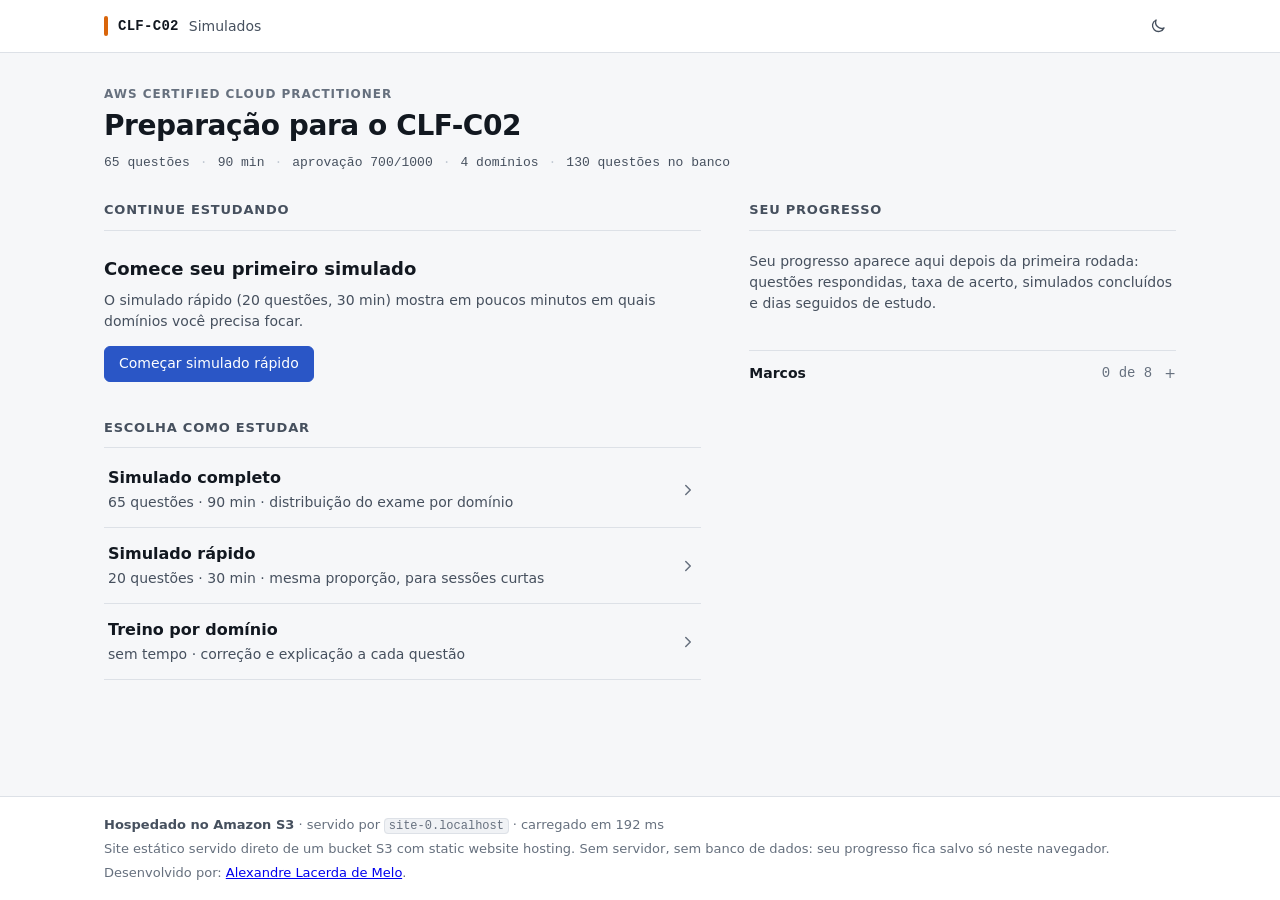
<file: index.html>
<!doctype html>
<html lang="pt-BR">
<head>
  <meta charset="utf-8">
  <meta name="viewport" content="width=device-width, initial-scale=1">
  <title>Simulados CLF-C02</title>
  <meta name="description" content="Preparação para o exame AWS Certified Cloud Practitioner (CLF-C02): simulados no formato da prova, treino por domínio e análise de desempenho.">
  <link rel="icon" href="data:image/svg+xml,%3Csvg xmlns='http://www.w3.org/2000/svg' viewBox='0 0 32 32'%3E%3Crect width='32' height='32' rx='6' fill='%23151a21'/%3E%3Crect x='7' y='20' width='18' height='3' rx='1.5' fill='%23ff9a3c'/%3E%3Cpath d='M9 15l4-6 4 6 4-6' stroke='%23e6e9ee' stroke-width='2.4' fill='none' stroke-linecap='round' stroke-linejoin='round'/%3E%3C/svg%3E">
  <link rel="stylesheet" href="css/style.css?v=20261004">
</head>
<body>
  <a class="skip-link" href="#app">Pular para o conteúdo</a>

  <header class="appbar">
    <div class="appbar-inner">
      <a class="brand" href="#" id="brand-link">
        <span class="brand-mark" aria-hidden="true"></span>
        <span class="brand-code">CLF-C02</span>
        <span class="brand-name">Simulados</span>
      </a>
      <button class="icon-btn" id="theme-toggle" type="button" aria-label="Usar tema escuro">
        <svg class="i-moon" viewBox="0 0 24 24" aria-hidden="true"><path d="M20 14.5A8 8 0 0 1 9.5 4a8 8 0 1 0 10.5 10.5z"/></svg>
        <svg class="i-sun" viewBox="0 0 24 24" aria-hidden="true"><circle cx="12" cy="12" r="4"/><path d="M12 2v2M12 20v2M4.9 4.9l1.4 1.4M17.7 17.7l1.4 1.4M2 12h2M20 12h2M4.9 19.1l1.4-1.4M17.7 6.3l1.4-1.4"/></svg>
      </button>
    </div>
  </header>

  <main id="app" tabindex="-1">
    <!-- ================= INÍCIO ================= -->
    <section class="screen home" id="screen-home" aria-labelledby="home-title">
      <header class="page-head">
        <p class="overline">AWS Certified Cloud Practitioner</p>
        <h1 id="home-title">Preparação para o CLF-C02</h1>
        <p class="facts"><span>65 questões</span><span>90 min</span><span>aprovação 700/1000</span><span>4 domínios</span><span><span id="bank-size">130</span> questões no banco</span></p>
      </header>

      <div class="home-grid">
        <div class="home-main">
          <section class="block" aria-labelledby="continue-title">
            <h2 class="section-title" id="continue-title">Continue estudando</h2>
            <div class="continue" id="continue"></div>
          </section>

          <section class="block" aria-labelledby="modes-title">
            <h2 class="section-title" id="modes-title">Escolha como estudar</h2>
            <ul class="mode-list">
              <li>
                <button class="mode-row" type="button" data-mode="full">
                  <span class="mode-text">
                    <span class="mode-name">Simulado completo</span>
                    <span class="mode-meta">65 questões · 90 min · distribuição do exame por domínio</span>
                  </span>
                  <svg class="chevron" viewBox="0 0 24 24" aria-hidden="true"><path d="M9 6l6 6-6 6"/></svg>
                </button>
              </li>
              <li>
                <button class="mode-row" type="button" data-mode="quick">
                  <span class="mode-text">
                    <span class="mode-name">Simulado rápido</span>
                    <span class="mode-meta">20 questões · 30 min · mesma proporção, para sessões curtas</span>
                  </span>
                  <svg class="chevron" viewBox="0 0 24 24" aria-hidden="true"><path d="M9 6l6 6-6 6"/></svg>
                </button>
              </li>
              <li>
                <details class="mode-train" id="train-details">
                  <summary class="mode-row">
                    <span class="mode-text">
                      <span class="mode-name">Treino por domínio</span>
                      <span class="mode-meta">sem tempo · correção e explicação a cada questão</span>
                    </span>
                    <svg class="chevron" viewBox="0 0 24 24" aria-hidden="true"><path d="M9 6l6 6-6 6"/></svg>
                  </summary>
                  <ul class="domain-list" id="domain-list"></ul>
                </details>
              </li>
            </ul>
          </section>
        </div>

        <aside class="home-side" aria-labelledby="progress-title">
          <h2 class="section-title" id="progress-title">Seu progresso</h2>
          <div id="progress"></div>
          <div id="history"></div>
          <details class="milestones" id="milestones">
            <summary><span>Marcos</span> <span class="count" id="milestone-count"></span></summary>
            <ul class="milestone-list" id="achievements"></ul>
          </details>
        </aside>
      </div>
    </section>

    <!-- ================= QUIZ ================= -->
    <section class="screen quiz" id="screen-quiz" hidden aria-label="Simulado em andamento">
      <div class="quiz-bar">
        <div class="quiz-bar-inner">
          <button class="quiz-exit" id="quiz-exit" type="button" aria-label="Sair para o início (o progresso fica salvo)">
            <svg viewBox="0 0 24 24" aria-hidden="true"><path d="M15 6l-6 6 6 6"/></svg>
            <span>Início</span>
          </button>
          <div class="quiz-title">
            <span class="quiz-mode" id="quiz-mode-label"></span>
            <span class="quiz-counter" id="quiz-counter"></span>
          </div>
          <div class="quiz-time">
            <span class="time-label" id="timer-label">Tempo restante</span>
            <span class="timer" id="timer" role="timer"></span>
          </div>
          <button class="map-toggle" id="map-open" type="button" aria-haspopup="dialog">
            <svg viewBox="0 0 24 24" aria-hidden="true"><path d="M4 4h6v6H4zM14 4h6v6h-6zM4 14h6v6H4zM14 14h6v6h-6z"/></svg>
            <span>Mapa</span>
          </button>
        </div>
        <div class="progress" aria-hidden="true"><div class="progress-bar" id="progress-bar"></div></div>
      </div>

      <div class="quiz-layout">
        <div class="quiz-main">
          <article class="question" id="question" aria-labelledby="q-text">
            <p class="q-meta"><span id="q-number"></span><span class="sep" aria-hidden="true">·</span><span id="q-domain"></span></p>
            <h2 class="q-text" id="q-text"></h2>
            <p class="q-instruction" id="q-hint" aria-live="polite"></p>
            <div class="options" id="options"></div>
            <div class="feedback" id="feedback" hidden aria-live="polite"></div>
          </article>

          <div class="quiz-actions">
            <button class="btn" id="prev-btn" type="button">
              <svg viewBox="0 0 24 24" aria-hidden="true"><path d="M15 6l-6 6 6 6"/></svg><span>Anterior</span>
            </button>
            <button class="btn flag-btn" id="flag-btn" type="button" aria-pressed="false">
              <svg viewBox="0 0 24 24" aria-hidden="true"><path d="M6 3h12v18l-6-4-6 4z"/></svg><span id="flag-label">Marcar</span>
            </button>
            <button class="btn btn-primary" id="next-btn" type="button"><span id="next-label">Próxima</span>
              <svg viewBox="0 0 24 24" aria-hidden="true"><path d="M9 6l6 6-6 6"/></svg>
            </button>
          </div>
          <p class="shortcuts" id="shortcuts"><kbd>1</kbd>–<kbd>5</kbd> escolhem · <kbd>Enter</kbd> avança · <kbd>←</kbd> <kbd>→</kbd> navegam · <kbd>M</kbd> marca</p>
        </div>

        <aside class="quiz-rail" aria-label="Mapa de questões">
          <div class="rail-section">
            <h2 class="rail-title">Questões</h2>
            <dl class="rail-counts" id="rail-counts"></dl>
          </div>
          <div class="qmap" id="rail-map"></div>
          <div class="map-legend" id="rail-legend"></div>
          <button class="btn btn-block" id="finish-btn" type="button">Finalizar simulado</button>
        </aside>
      </div>
    </section>

    <!-- ================= RESULTADO ================= -->
    <section class="screen result" id="screen-result" hidden aria-labelledby="result-title">
      <header class="page-head">
        <p class="overline" id="result-mode"></p>
        <h1 id="result-title">Resultado</h1>
      </header>

      <div class="result-summary">
        <div class="result-score">
          <span class="result-pct" id="r-pct"></span>
          <span class="result-correct" id="r-correct"></span>
        </div>
        <div class="result-verdict" id="r-verdict"></div>
        <div class="result-actions">
          <button class="btn btn-primary" id="retry-btn" type="button">Refazer</button>
          <button class="btn" id="home-btn" type="button">Início</button>
        </div>
      </div>

      <div class="result-grid">
        <section class="block" aria-labelledby="perf-title">
          <h2 class="section-title" id="perf-title">Como você se saiu</h2>
          <dl class="stat-list" id="r-stats"></dl>
        </section>
        <section class="block" aria-labelledby="dom-title">
          <h2 class="section-title" id="dom-title">Desempenho por domínio</h2>
          <div class="domain-perf" id="r-domains"></div>
        </section>
      </div>

      <section class="block advice" aria-labelledby="advice-title">
        <h2 class="section-title" id="advice-title">O que estudar agora</h2>
        <div id="r-advice"></div>
      </section>

      <p class="milestone-line" id="r-milestone" hidden></p>

      <section class="block" aria-labelledby="rev-title">
        <div class="review-head">
          <h2 class="section-title" id="rev-title">Revisão das questões</h2>
          <div class="filters" role="radiogroup" aria-label="Filtrar questões" id="review-filters"></div>
        </div>
        <div class="qmap qmap-review" id="review-map"></div>
        <ol class="review-list" id="review-list"></ol>
      </section>
    </section>
  </main>

  <footer class="footer">
    <div class="footer-inner">
      <p class="host"><span class="host-title" id="host-title">Hospedado no Amazon S3</span> <span id="host-info"></span></p>
      <p class="footer-note">Site estático servido direto de um bucket S3 com static website hosting. Sem servidor, sem banco de dados: seu progresso fica salvo só neste navegador.</p>
      <p class="footer-note"> Desenvolvido por: <a href="https://github.com/AlexandreLacerdaDeMelo" target="_blank" rel="noopener">Alexandre Lacerda de Melo</a>. </p>
    </div>
  </footer>

  <dialog class="drawer" id="map-dialog" aria-labelledby="drawer-title">
    <div class="drawer-head">
      <h2 id="drawer-title">Mapa de questões</h2>
      <button class="icon-btn" type="button" id="map-close" aria-label="Fechar mapa">
        <svg viewBox="0 0 24 24" aria-hidden="true"><path d="M6 6l12 12M18 6L6 18"/></svg>
      </button>
    </div>
    <dl class="rail-counts" id="drawer-counts"></dl>
    <div class="qmap" id="drawer-map"></div>
    <div class="map-legend" id="drawer-legend"></div>
    <button class="btn btn-block" id="finish-btn-2" type="button">Finalizar simulado</button>
  </dialog>

  <dialog class="dialog" id="confirm-dialog" aria-labelledby="dlg-title" aria-describedby="dlg-text">
    <h2 id="dlg-title"></h2>
    <p id="dlg-text"></p>
    <div class="dialog-actions">
      <button class="btn" type="button" data-answer="no">Cancelar</button>
      <button class="btn btn-primary" type="button" data-answer="yes" id="dlg-yes"></button>
    </div>
  </dialog>

  <div class="toast" id="toast" role="status" aria-live="polite"></div>

  <script src="js/questions.js?v=20261004"></script>
  <script src="js/app.js?v=20261004"></script>
</body>
</html>
</file>
<file: css/style.css>
/* =========================================================================
   Simulados CLF-C02 · design system
   Regra: toda cor é um token e existe nos 3 blocos de tema abaixo.
   ========================================================================= */

/* ---------- Tokens: tema claro ---------- */
:root {
  --bg: #f6f7f9;
  --surface: #ffffff;
  --surface-2: #f0f2f5;
  --surface-3: #e6e9ee;
  --border: #dde1e7;
  --border-strong: #c3cad4;
  --text: #121820;
  --text-muted: #46505e;
  --text-subtle: #66707e;
  --primary: #2a56c6;
  --primary-hover: #224aae;
  --primary-soft: #edf2fd;
  --primary-contrast: #ffffff;
  --accent: #d9650b;
  --accent-soft: #fdf1e6;
  --success: #17783a;
  --success-soft: #e9f5ec;
  --error: #c42b2b;
  --error-soft: #fcecec;
  --warning: #9a5a00;
  --focus: #2a56c6;
  --map-answered-bg: #2a56c6;
  --map-answered-fg: #ffffff;
  --scrim: rgb(18 24 32 / .45);
  --shadow-pop: 0 12px 40px rgb(18 24 32 / .18), 0 2px 6px rgb(18 24 32 / .08);
  color-scheme: light;
}

/* ---------- Tokens: tema escuro (preferência do sistema) ---------- */
@media (prefers-color-scheme: dark) {
  :root:not([data-theme="light"]) {
    --bg: #0e1116;
    --surface: #151a21;
    --surface-2: #1b222b;
    --surface-3: #242c37;
    --border: #283039;
    --border-strong: #3a4451;
    --text: #e5e9ee;
    --text-muted: #a4adba;
    --text-subtle: #8a95a5;
    --primary: #7ea4ff;
    --primary-hover: #99b7ff;
    --primary-soft: #18233b;
    --primary-contrast: #0b1424;
    --accent: #ff9a3c;
    --accent-soft: #2e2213;
    --success: #5cc27a;
    --success-soft: #12261a;
    --error: #f27b74;
    --error-soft: #2d1818;
    --warning: #e3a84f;
    --focus: #9db9ff;
    --map-answered-bg: #8fb0ff;
    --map-answered-fg: #0b1424;
    --scrim: rgb(0 0 0 / .6);
    --shadow-pop: 0 16px 48px rgb(0 0 0 / .55), 0 0 0 1px #283039;
    color-scheme: dark;
  }
}

/* ---------- Tokens: tema escuro (escolhido manualmente) ---------- */
:root[data-theme="dark"] {
  --bg: #0e1116;
  --surface: #151a21;
  --surface-2: #1b222b;
  --surface-3: #242c37;
  --border: #283039;
  --border-strong: #3a4451;
  --text: #e5e9ee;
  --text-muted: #a4adba;
  --text-subtle: #8a95a5;
  --primary: #7ea4ff;
  --primary-hover: #99b7ff;
  --primary-soft: #18233b;
  --primary-contrast: #0b1424;
  --accent: #ff9a3c;
  --accent-soft: #2e2213;
  --success: #5cc27a;
  --success-soft: #12261a;
  --error: #f27b74;
  --error-soft: #2d1818;
  --warning: #e3a84f;
  --focus: #9db9ff;
  --map-answered-bg: #8fb0ff;
  --map-answered-fg: #0b1424;
  --scrim: rgb(0 0 0 / .6);
  --shadow-pop: 0 16px 48px rgb(0 0 0 / .55), 0 0 0 1px #283039;
  color-scheme: dark;
}

/* ---------- Escalas (não são cores) ---------- */
:root {
  --font: system-ui, -apple-system, "Segoe UI", Roboto, "Helvetica Neue", Arial, sans-serif;
  --mono: ui-monospace, "Cascadia Mono", "SF Mono", Consolas, "Liberation Mono", monospace;
  --fs-xs: .75rem;   /* 12 */
  --fs-sm: .8125rem; /* 13 */
  --fs-md: .875rem;  /* 14 */
  --fs-base: 1rem;   /* 16 */
  --fs-lg: 1.125rem; /* 18 */
  --fs-xl: 1.375rem; /* 22 */
  --fs-2xl: 1.75rem; /* 28 */
  --radius: 6px;
  --radius-sm: 4px;
  --page: 1120px;
  --gutter: 24px;
  --t-fast: 120ms;
  --t: 160ms;
}

/* ---------- Base ---------- */
*, *::before, *::after { box-sizing: border-box; }
html { -webkit-text-size-adjust: 100%; }
body {
  margin: 0;
  min-height: 100vh;
  display: flex;
  flex-direction: column;
  background: var(--bg);
  color: var(--text);
  font: 400 var(--fs-base)/1.5 var(--font);
  -webkit-font-smoothing: antialiased;
}
h1, h2, h3, p, dl, dd, ol, ul { margin: 0; }
ol, ul { padding: 0; list-style: none; }
button { font: inherit; color: inherit; cursor: pointer; background: none; border: 0; padding: 0; }
svg { flex: none; }
:focus-visible { outline: 2px solid var(--focus); outline-offset: 2px; border-radius: var(--radius-sm); }
[hidden] { display: none !important; }
.sr-only { position: absolute; width: 1px; height: 1px; overflow: hidden; clip: rect(0 0 0 0); white-space: nowrap; }
.mono, code, kbd { font-family: var(--mono); font-variant-numeric: tabular-nums; }
code { font-size: .92em; background: var(--surface-2); border: 1px solid var(--border); padding: 0 .3em; border-radius: var(--radius-sm); }
kbd { font-size: var(--fs-xs); padding: 0 5px; border: 1px solid var(--border-strong); border-bottom-width: 2px; border-radius: var(--radius-sm); color: var(--text-muted); background: var(--surface); }

.skip-link { position: absolute; left: 16px; top: -48px; z-index: 50; background: var(--surface); color: var(--text); padding: 8px 12px; border: 1px solid var(--border-strong); border-radius: var(--radius); }
.skip-link:focus { top: 8px; }

/* ---------- Tipografia utilitária ---------- */
.overline { font-size: var(--fs-xs); font-weight: 600; letter-spacing: .08em; text-transform: uppercase; color: var(--text-subtle); }
.section-title { font-size: var(--fs-sm); font-weight: 600; letter-spacing: .06em; text-transform: uppercase; color: var(--text-muted); padding-bottom: 10px; border-bottom: 1px solid var(--border); margin-bottom: 4px; }
.muted { color: var(--text-muted); }
.subtle { color: var(--text-subtle); }

/* ---------- Botões ---------- */
.btn {
  display: inline-flex; align-items: center; justify-content: center; gap: 6px;
  min-height: 36px; padding: 0 14px;
  font-size: var(--fs-md); font-weight: 500;
  color: var(--text); background: var(--surface);
  border: 1px solid var(--border-strong); border-radius: var(--radius);
  transition: background var(--t-fast), border-color var(--t-fast), color var(--t-fast);
}
.btn svg { width: 16px; height: 16px; fill: none; stroke: currentColor; stroke-width: 2; stroke-linecap: round; stroke-linejoin: round; }
.btn:hover:not(:disabled) { background: var(--surface-2); }
.btn:disabled { opacity: .45; cursor: not-allowed; }
.btn-primary { background: var(--primary); border-color: var(--primary); color: var(--primary-contrast); }
.btn-primary:hover:not(:disabled) { background: var(--primary-hover); border-color: var(--primary-hover); }
a.btn { text-decoration: none; }
.btn-block { width: 100%; }
.btn-link { color: var(--primary); font-size: var(--fs-md); font-weight: 500; text-decoration: underline; text-underline-offset: 3px; }
.btn-link:hover { color: var(--primary-hover); }
.btn-quiet { color: var(--text-subtle); font-size: var(--fs-sm); }
.btn-quiet:hover { color: var(--error); }

.icon-btn { width: 36px; height: 36px; display: grid; place-items: center; border-radius: var(--radius); color: var(--text-muted); }
.icon-btn:hover { background: var(--surface-2); color: var(--text); }
.icon-btn svg { width: 18px; height: 18px; fill: none; stroke: currentColor; stroke-width: 1.8; stroke-linecap: round; stroke-linejoin: round; }

/* ---------- Barra superior ---------- */
.appbar { background: var(--surface); border-bottom: 1px solid var(--border); }
.appbar-inner { max-width: var(--page); margin: 0 auto; padding: 0 var(--gutter); height: 52px; display: flex; align-items: center; justify-content: space-between; }
.brand { display: flex; align-items: center; gap: 10px; color: var(--text); text-decoration: none; }
.brand-mark { width: 4px; height: 20px; border-radius: 2px; background: var(--accent); }
.brand-code { font-family: var(--mono); font-weight: 600; font-size: var(--fs-md); letter-spacing: .02em; }
.brand-name { font-size: var(--fs-md); color: var(--text-muted); }
#theme-toggle .i-sun { display: none; }
:root[data-theme="dark"] #theme-toggle .i-sun { display: block; }
:root[data-theme="dark"] #theme-toggle .i-moon { display: none; }
@media (prefers-color-scheme: dark) {
  :root:not([data-theme="light"]) #theme-toggle .i-sun { display: block; }
  :root:not([data-theme="light"]) #theme-toggle .i-moon { display: none; }
}

/* ---------- Página ---------- */
main { flex: 1; width: 100%; max-width: var(--page); margin: 0 auto; padding: 32px var(--gutter) 56px; }
main:focus { outline: none; }
.screen { animation: enter var(--t) ease-out; }
@keyframes enter { from { opacity: 0; transform: translateY(4px); } }
.page-head { margin-bottom: 28px; }
.page-head h1 { font-size: var(--fs-2xl); font-weight: 650; letter-spacing: -.015em; line-height: 1.2; margin-top: 6px; }
.facts { display: flex; flex-wrap: wrap; gap: 4px 0; margin-top: 10px; font-family: var(--mono); font-size: var(--fs-sm); color: var(--text-muted); }
.facts > span:not(:last-child)::after { content: "·"; margin: 0 10px; color: var(--border-strong); }
.block { margin-bottom: 32px; }

/* ---------- Início ---------- */
.home-grid { display: grid; grid-template-columns: minmax(0, 7fr) minmax(0, 5fr); gap: 48px; align-items: start; }

.continue { padding: 18px 0 4px; }
.continue-label { font-size: var(--fs-sm); color: var(--text-subtle); }
.continue-title { font-size: var(--fs-lg); font-weight: 600; margin-top: 2px; }
.continue-meta { display: flex; flex-wrap: wrap; gap: 4px 18px; margin: 8px 0 14px; font-size: var(--fs-md); color: var(--text-muted); }
.continue-meta strong { color: var(--text); font-weight: 600; font-family: var(--mono); }
.continue-progress { height: 4px; background: var(--surface-3); border-radius: 2px; overflow: hidden; margin-bottom: 16px; max-width: 420px; }
.continue-progress span { display: block; height: 100%; background: var(--primary); }
.continue-actions { display: flex; align-items: center; gap: 16px; flex-wrap: wrap; }
.continue-note { font-size: var(--fs-sm); color: var(--text-subtle); margin-top: 10px; }

.mode-list > li { border-bottom: 1px solid var(--border); }
.mode-row {
  width: 100%; display: flex; align-items: center; gap: 16px; text-align: left;
  padding: 14px 4px; cursor: pointer; list-style: none;
  transition: background var(--t-fast);
}
.mode-row::-webkit-details-marker { display: none; }
.mode-row:hover { background: var(--surface-2); }
.mode-text { flex: 1; display: flex; flex-direction: column; gap: 2px; min-width: 0; }
.mode-name { font-weight: 600; }
.mode-meta { font-size: var(--fs-md); color: var(--text-muted); }
.chevron { width: 18px; height: 18px; fill: none; stroke: var(--text-subtle); stroke-width: 2; stroke-linecap: round; stroke-linejoin: round; transition: transform var(--t); }
.mode-row:hover .chevron { stroke: var(--text); }
.mode-train[open] .chevron { transform: rotate(90deg); }
.domain-list { padding: 0 0 12px 4px; }
.domain-btn {
  width: 100%; display: grid; grid-template-columns: 1fr auto auto; gap: 16px; align-items: center;
  padding: 9px 10px; border-radius: var(--radius); text-align: left; font-size: var(--fs-md);
}
.domain-btn:hover { background: var(--surface-2); }
.domain-btn .d-count { font-family: var(--mono); font-size: var(--fs-sm); color: var(--text-subtle); }
.domain-btn .d-pct { font-family: var(--mono); font-size: var(--fs-sm); min-width: 4.5em; text-align: right; color: var(--text-muted); }
.domain-btn .d-pct.weak { color: var(--error); }
.domain-btn .d-pct.strong { color: var(--success); }

/* Progresso (coluna lateral) */
.home-side { position: sticky; top: 24px; }
.metrics { display: grid; grid-template-columns: repeat(2, 1fr); border-bottom: 1px solid var(--border); }
.metric { padding: 14px 0; }
.metric:nth-child(odd) { padding-right: 12px; }
.metric:nth-child(n+3) { border-top: 1px solid var(--border); }
.metric dt { font-size: var(--fs-sm); color: var(--text-muted); }
.metric dd { font-family: var(--mono); font-size: var(--fs-xl); font-weight: 600; letter-spacing: -.01em; margin-top: 2px; }
.metric dd small { font-size: var(--fs-sm); font-weight: 400; color: var(--text-subtle); margin-left: 4px; }
.empty { padding: 16px 0; font-size: var(--fs-md); color: var(--text-muted); }

.trend { padding: 16px 0 6px; }
.trend-head { display: flex; justify-content: space-between; font-size: var(--fs-sm); color: var(--text-muted); margin-bottom: 6px; }
.spark { width: 100%; height: 56px; display: block; overflow: visible; }
.spark-line { fill: none; stroke: var(--primary); stroke-width: 1.75; stroke-linejoin: round; stroke-linecap: round; vector-effect: non-scaling-stroke; }
.spark-goal { stroke: var(--border-strong); stroke-width: 1; stroke-dasharray: 3 3; vector-effect: non-scaling-stroke; }
.spark-dot { fill: var(--surface); stroke: var(--primary); stroke-width: 1.5; vector-effect: non-scaling-stroke; }

.history-table { width: 100%; border-collapse: collapse; font-size: var(--fs-md); margin-top: 12px; }
.history-table caption { text-align: left; font-size: var(--fs-sm); color: var(--text-muted); padding: 10px 0 6px; }
.history-table th { font-size: var(--fs-xs); font-weight: 600; letter-spacing: .04em; text-transform: uppercase; color: var(--text-subtle); text-align: left; padding: 6px 8px 6px 0; border-bottom: 1px solid var(--border); }
.history-table td { padding: 9px 8px 9px 0; border-bottom: 1px solid var(--border); white-space: nowrap; }
.history-table .num { text-align: right; font-family: var(--mono); padding-right: 0; padding-left: 8px; }
.history-table td:first-child { white-space: normal; }
.history-table .pass { color: var(--success); }
.history-table .fail { color: var(--error); }
.clear-history { margin-top: 10px; }

.milestones { margin-top: 20px; border-top: 1px solid var(--border); }
.milestones summary { cursor: pointer; padding: 12px 0; font-size: var(--fs-md); font-weight: 600; display: flex; justify-content: space-between; list-style: none; }
.milestones summary::-webkit-details-marker { display: none; }
.milestones summary::after { content: "+"; color: var(--text-subtle); font-weight: 400; }
.milestones[open] summary::after { content: "−"; }
.milestones .count { font-family: var(--mono); font-weight: 400; color: var(--text-subtle); margin-left: auto; margin-right: 12px; }
.milestone-list li { display: grid; grid-template-columns: 18px 1fr; gap: 10px; padding: 7px 0; font-size: var(--fs-md); }
.milestone-list .ms-icon { width: 16px; height: 16px; margin-top: 2px; border-radius: 50%; border: 1.5px solid var(--border-strong); }
.milestone-list .done .ms-icon { border-color: var(--success); background: var(--success); }
.milestone-list .done .ms-icon svg { width: 16px; height: 16px; fill: none; stroke: var(--surface); stroke-width: 3; stroke-linecap: round; stroke-linejoin: round; margin: -1.5px; }
.milestone-list strong { font-weight: 500; display: block; }
.milestone-list li:not(.done) strong { color: var(--text-muted); }
.milestone-list small { color: var(--text-subtle); font-size: var(--fs-sm); }

/* ---------- Quiz ---------- */
.quiz-bar {
  position: sticky; top: 0; z-index: 20;
  margin: -32px 0 28px;
  background: var(--surface);
  /* Fundo e borda inferior de ponta a ponta da tela; sombras não geram rolagem horizontal */
  box-shadow: 0 0 0 100vmax var(--surface), 0 1px 0 100vmax var(--border);
  clip-path: inset(0 -100vmax -1px);
}
.quiz-bar-inner { display: flex; align-items: center; gap: 20px; padding: 10px 0; }
.quiz-exit { display: inline-flex; align-items: center; gap: 4px; font-size: var(--fs-md); color: var(--text-muted); padding: 6px 8px 6px 4px; border-radius: var(--radius); }
.quiz-exit:hover { color: var(--text); background: var(--surface-2); }
.quiz-exit svg, .map-toggle svg { width: 16px; height: 16px; fill: none; stroke: currentColor; stroke-width: 2; stroke-linecap: round; stroke-linejoin: round; }
.quiz-title { flex: 1; display: flex; align-items: baseline; gap: 12px; min-width: 0; }
.quiz-mode { font-size: var(--fs-sm); font-weight: 600; letter-spacing: .04em; text-transform: uppercase; color: var(--text-subtle); white-space: nowrap; overflow: hidden; text-overflow: ellipsis; }
.quiz-counter { font-family: var(--mono); font-size: var(--fs-md); color: var(--text); white-space: nowrap; }
.quiz-time { display: flex; align-items: baseline; gap: 8px; }
.time-label { font-size: var(--fs-sm); color: var(--text-subtle); }
.timer { font-family: var(--mono); font-size: var(--fs-base); font-weight: 600; min-width: 5ch; text-align: right; }
.timer.warn { color: var(--warning); }
.map-toggle { display: none; align-items: center; gap: 6px; font-size: var(--fs-md); padding: 6px 10px; border: 1px solid var(--border-strong); border-radius: var(--radius); }
.progress { position: relative; z-index: 1; height: 2px; background: var(--surface-3); }
.progress-bar { height: 100%; background: var(--primary); transition: width var(--t) ease-out; }

.quiz-layout { display: grid; grid-template-columns: minmax(0, 1fr) 272px; gap: 56px; align-items: start; }
.quiz-main { max-width: 760px; }

.question.enter { animation: enter var(--t) ease-out; }
.q-meta { display: flex; flex-wrap: wrap; gap: 8px; font-size: var(--fs-sm); color: var(--text-subtle); margin-bottom: 12px; }
.q-meta #q-number { font-family: var(--mono); color: var(--text-muted); font-weight: 600; }
.q-meta .sep { color: var(--border-strong); }
.q-text { font-size: var(--fs-lg); font-weight: 500; line-height: 1.6; max-width: 68ch; letter-spacing: -.003em; }
.q-instruction { display: flex; align-items: center; gap: 8px; margin: 14px 0 16px; font-size: var(--fs-md); color: var(--text-muted); }
.q-instruction.multi { color: var(--text); font-weight: 500; }
.q-instruction .tag { font-size: var(--fs-xs); font-weight: 600; letter-spacing: .04em; text-transform: uppercase; color: var(--primary); border: 1px solid currentColor; border-radius: var(--radius-sm); padding: 1px 6px; }
.q-instruction .sel-count { font-family: var(--mono); font-size: var(--fs-sm); color: var(--text-subtle); font-weight: 400; }

/* Alternativas */
.options { display: flex; flex-direction: column; gap: 8px; }
.option {
  position: relative; width: 100%;
  display: grid; grid-template-columns: 18px 22px 1fr auto; gap: 10px; align-items: start;
  padding: 12px 14px; text-align: left; font-size: var(--fs-base); line-height: 1.5;
  background: var(--surface); border: 1px solid var(--border); border-radius: var(--radius);
  transition: border-color var(--t-fast), background var(--t-fast), opacity var(--t-fast);
}
.option:hover:not([aria-disabled="true"]) { border-color: var(--border-strong); background: var(--surface-2); }
.option:focus-visible { outline: 2px solid var(--focus); outline-offset: 1px; }
.opt-control { width: 16px; height: 16px; margin-top: 3px; border: 1.5px solid var(--border-strong); border-radius: 50%; display: grid; place-items: center; transition: border-color var(--t-fast), background var(--t-fast); }
.option[role="checkbox"] .opt-control { border-radius: 3px; }
.opt-control::after { content: ""; width: 6px; height: 6px; border-radius: 50%; background: var(--primary-contrast); transform: scale(0); transition: transform var(--t-fast); }
.option[role="checkbox"] .opt-control::after { width: 8px; height: 5px; border-radius: 0; background: none; border: solid var(--primary-contrast); border-width: 0 0 2px 2px; transform: rotate(-45deg) scale(0); margin-top: -2px; }
.opt-key { font-family: var(--mono); font-size: var(--fs-md); font-weight: 600; color: var(--text-subtle); padding-top: 1px; }
.opt-status { font-size: var(--fs-xs); font-weight: 600; letter-spacing: .03em; text-transform: uppercase; padding-top: 4px; white-space: nowrap; }
.opt-status:empty { display: none; }

.option.selected { border-color: var(--primary); background: var(--primary-soft); }
.option.selected .opt-control { border-color: var(--primary); background: var(--primary); }
.option.selected .opt-control::after { transform: scale(1); }
.option[role="checkbox"].selected .opt-control::after { transform: rotate(-45deg) scale(1); }
.option.selected .opt-key { color: var(--primary); }

.option.correct { border-color: var(--success); background: var(--success-soft); }
.option.correct .opt-key, .option.correct .opt-status { color: var(--success); }
.option.correct .opt-control { border-color: var(--success); background: var(--success); }
.option.wrong { border-color: var(--error); background: var(--error-soft); }
.option.wrong .opt-key, .option.wrong .opt-status { color: var(--error); }
.option.wrong .opt-control { border-color: var(--error); background: var(--error); }
.option.correct .opt-control::after, .option.wrong .opt-control::after { transform: scale(1); }
.option[role="checkbox"].correct .opt-control::after, .option[role="checkbox"].wrong .opt-control::after { transform: rotate(-45deg) scale(1); }
.option.dim { opacity: .55; }
.option[aria-disabled="true"] { cursor: default; }

/* Feedback e explicação */
.feedback { margin-top: 20px; padding-top: 16px; border-top: 1px solid var(--border); animation: enter var(--t) ease-out; }
.feedback-head { display: flex; align-items: center; gap: 8px; font-weight: 600; margin-bottom: 12px; }
.feedback-head.ok { color: var(--success); }
.feedback-head.bad { color: var(--error); }
.feedback-head svg { width: 18px; height: 18px; fill: none; stroke: currentColor; stroke-width: 2.4; stroke-linecap: round; stroke-linejoin: round; }
.streak { font-family: var(--mono); font-size: var(--fs-sm); color: var(--text-subtle); font-weight: 400; margin-left: auto; }
.explain { display: grid; grid-template-columns: 150px 1fr; gap: 10px 20px; font-size: var(--fs-md); line-height: 1.6; }
.explain dt { color: var(--text-subtle); font-size: var(--fs-sm); font-weight: 600; letter-spacing: .02em; padding-top: 1px; }
.explain dd { color: var(--text); }
.explain .ans { display: block; }
.explain .ans b { font-family: var(--mono); margin-right: 6px; }
.explain .ans.bad { color: var(--error); }
.explain .ans.ok { color: var(--success); }
.explain .topic { font-family: var(--mono); font-size: var(--fs-sm); color: var(--text-muted); }

.quiz-actions { display: flex; align-items: center; gap: 8px; margin-top: 28px; padding-top: 16px; border-top: 1px solid var(--border); }
.quiz-actions #next-btn { margin-left: auto; min-width: 128px; }
.flag-btn svg { fill: none; transition: fill var(--t-fast), transform var(--t-fast); }
.flag-btn[aria-pressed="true"] { border-color: var(--accent); color: var(--accent); background: var(--accent-soft); }
.flag-btn[aria-pressed="true"] svg { fill: currentColor; transform: scale(1.08); }
.shortcuts { margin-top: 14px; font-size: var(--fs-xs); color: var(--text-subtle); }

/* Trilho lateral */
.quiz-rail { position: sticky; top: 88px; display: flex; flex-direction: column; gap: 16px; }
.rail-title { font-size: var(--fs-sm); font-weight: 600; letter-spacing: .06em; text-transform: uppercase; color: var(--text-muted); margin-bottom: 10px; }
.rail-counts { display: grid; grid-template-columns: repeat(3, 1fr); border-top: 1px solid var(--border); border-bottom: 1px solid var(--border); }
.rail-counts div { padding: 8px 0; }
.rail-counts dt { font-size: var(--fs-xs); color: var(--text-subtle); }
.rail-counts dd { font-family: var(--mono); font-size: var(--fs-lg); font-weight: 600; }

/* Mapa de questões */
.qmap { display: grid; grid-template-columns: repeat(auto-fill, minmax(34px, 1fr)); gap: 4px; }
.qcell {
  position: relative; height: 32px; border-radius: var(--radius-sm);
  font-family: var(--mono); font-size: var(--fs-xs); font-variant-numeric: tabular-nums;
  color: var(--text-muted); background: var(--surface); border: 1px solid var(--border-strong);
  transition: background var(--t-fast), border-color var(--t-fast), color var(--t-fast);
}
.qcell:hover { border-color: var(--text-subtle); color: var(--text); }
.qcell.answered { background: var(--map-answered-bg); border-color: var(--map-answered-bg); color: var(--map-answered-fg); font-weight: 600; }
.qcell.correct { background: var(--success-soft); border-color: var(--success); color: var(--success); font-weight: 600; }
.qcell.wrong { background: var(--error-soft); border-color: var(--error); color: var(--error); font-weight: 600; }
.qcell.correct::after, .qcell.wrong::after { position: absolute; right: 2px; bottom: 0; font-size: 9px; line-height: 1.2; }
.qcell.correct::after { content: "✓"; }
.qcell.wrong::after { content: "✕"; }
.qcell.flagged::before { content: ""; position: absolute; top: -1px; right: -1px; border-style: solid; border-width: 0 9px 9px 0; border-color: transparent var(--accent) transparent transparent; border-top-right-radius: var(--radius-sm); }
.qcell.current { box-shadow: 0 0 0 2px var(--bg), 0 0 0 4px var(--text); }
.map-legend { display: flex; flex-wrap: wrap; gap: 6px 14px; font-size: var(--fs-xs); color: var(--text-muted); }
.map-legend span { display: inline-flex; align-items: center; gap: 6px; }
.map-legend .lg { position: relative; width: 14px; height: 14px; border-radius: 3px; border: 1px solid var(--border-strong); background: var(--surface); }
.map-legend .lg.answered { background: var(--map-answered-bg); border-color: var(--map-answered-bg); }
.map-legend .lg.correct { background: var(--success-soft); border-color: var(--success); }
.map-legend .lg.wrong { background: var(--error-soft); border-color: var(--error); }
.map-legend .lg.flagged::before { content: ""; position: absolute; top: -1px; right: -1px; border-style: solid; border-width: 0 7px 7px 0; border-color: transparent var(--accent) transparent transparent; }

/* ---------- Resultado ---------- */
.result-summary { display: grid; grid-template-columns: auto 1fr auto; gap: 8px 40px; align-items: center; padding: 4px 0 28px; border-bottom: 1px solid var(--border); margin-bottom: 32px; }
.result-score { display: flex; flex-direction: column; }
.result-pct { font-family: var(--mono); font-size: 3rem; font-weight: 600; letter-spacing: -.03em; line-height: 1; }
.result-correct { font-size: var(--fs-md); color: var(--text-muted); margin-top: 8px; }
.result-verdict { font-size: var(--fs-md); color: var(--text-muted); max-width: 46ch; }
.result-verdict .status { display: inline-flex; align-items: center; gap: 6px; font-weight: 600; margin-bottom: 4px; }
.result-verdict .status::before { content: ""; width: 8px; height: 8px; border-radius: 50%; background: currentColor; }
.result-verdict .status.pass { color: var(--success); }
.result-verdict .status.fail { color: var(--error); }
.result-verdict small { display: block; font-size: var(--fs-sm); color: var(--text-subtle); margin-top: 4px; }
.result-actions { display: flex; gap: 8px; }
.result-grid { display: grid; grid-template-columns: minmax(0, 5fr) minmax(0, 7fr); gap: 48px; }

.stat-list > div { display: flex; justify-content: space-between; align-items: baseline; padding: 10px 0; border-bottom: 1px solid var(--border); font-size: var(--fs-md); }
.stat-list dt { color: var(--text-muted); }
.stat-list dd { font-family: var(--mono); font-weight: 600; }
.stat-list dd small { color: var(--text-subtle); font-weight: 400; }
.stat-list .ok { color: var(--success); }
.stat-list .bad { color: var(--error); }

.domain-perf .d-row { padding: 12px 0; border-bottom: 1px solid var(--border); }
.d-row-head { display: flex; justify-content: space-between; align-items: baseline; gap: 12px; font-size: var(--fs-md); margin-bottom: 8px; }
.d-row-head .d-name { font-weight: 500; }
.d-row-head .d-nums { font-family: var(--mono); color: var(--text-muted); white-space: nowrap; }
.d-row-head .d-nums strong { color: var(--text); margin-left: 8px; }
.d-tag { font-family: var(--font); font-size: var(--fs-xs); font-weight: 600; letter-spacing: .03em; text-transform: uppercase; margin-left: 8px; }
.d-tag.strong { color: var(--success); }
.d-tag.weak { color: var(--error); }
.d-tag.small { color: var(--text-subtle); }
.d-bar { position: relative; height: 6px; border-radius: 3px; background: var(--surface-3); }
.d-bar span { position: absolute; inset: 0 auto 0 0; border-radius: 3px; background: var(--text-muted); }
.d-bar span.strong { background: var(--success); }
.d-bar span.weak { background: var(--error); }
.d-bar i { position: absolute; top: -3px; /* left vem de WEAK, inline */ bottom: -3px; width: 1px; background: var(--text-subtle); }
.d-legend { font-size: var(--fs-xs); color: var(--text-subtle); margin-top: 10px; }

.advice-list { display: flex; flex-direction: column; gap: 10px; padding-top: 12px; font-size: var(--fs-base); max-width: 72ch; }
.advice-list li { display: grid; grid-template-columns: 14px 1fr; gap: 10px; }
.advice-list li::before { content: ""; width: 6px; height: 6px; margin: 9px 0 0 4px; border-radius: 50%; background: var(--text-subtle); }
.advice-list li.ok::before { background: var(--success); }
.advice-list li.bad::before { background: var(--error); }
.advice-list strong { font-weight: 600; }
.advice-actions { display: flex; gap: 8px; flex-wrap: wrap; margin-top: 16px; }
.milestone-line { margin: -12px 0 32px; font-size: var(--fs-md); color: var(--text-muted); }
.milestone-line strong { color: var(--text); font-weight: 600; }

.review-head { display: flex; justify-content: space-between; align-items: flex-end; gap: 12px 20px; flex-wrap: wrap; border-bottom: 1px solid var(--border); margin-bottom: 16px; }
.review-head .section-title { border: 0; margin: 0; }
.filters { display: flex; gap: 2px; margin-bottom: -1px; }
.filters button { padding: 8px 12px; font-size: var(--fs-md); color: var(--text-muted); border-bottom: 2px solid transparent; }
.filters button:hover { color: var(--text); }
.filters button[aria-checked="true"] { color: var(--text); border-bottom-color: var(--primary); font-weight: 600; }
.filters .n { font-family: var(--mono); font-size: var(--fs-sm); color: var(--text-subtle); margin-left: 4px; font-weight: 400; }
.qmap-review { margin-bottom: 8px; grid-template-columns: repeat(auto-fill, minmax(34px, 34px)); }
.review-list { counter-reset: none; }
.review-item { padding: 24px 0; border-bottom: 1px solid var(--border); scroll-margin-top: 16px; }
.review-item.flash { animation: flash 1s ease-out; }
@keyframes flash { from { background: var(--primary-soft); } }
.review-top { display: flex; align-items: center; gap: 10px; flex-wrap: wrap; font-size: var(--fs-sm); color: var(--text-subtle); margin-bottom: 8px; }
.review-top .num { font-family: var(--mono); font-weight: 600; color: var(--text-muted); }
.state { font-size: var(--fs-xs); font-weight: 600; letter-spacing: .04em; text-transform: uppercase; }
.state.ok { color: var(--success); }
.state.bad { color: var(--error); }
.state.blank { color: var(--warning); }
.state.flag { color: var(--accent); }
.review-q { font-size: var(--fs-base); font-weight: 500; line-height: 1.6; max-width: 72ch; margin-bottom: 12px; }
.review-opts { display: flex; flex-direction: column; gap: 4px; margin-bottom: 16px; max-width: 760px; }
.review-opts li { display: grid; grid-template-columns: 22px 1fr 16px; gap: 8px; padding: 6px 10px; border-radius: var(--radius-sm); font-size: var(--fs-md); border: 1px solid transparent; }
.review-opts .k { font-family: var(--mono); font-weight: 600; color: var(--text-subtle); }
.review-opts li.correct { background: var(--success-soft); border-color: var(--success); }
.review-opts li.correct .k, .review-opts li.correct .m { color: var(--success); }
.review-opts li.wrong { background: var(--error-soft); border-color: var(--error); }
.review-opts li.wrong .k, .review-opts li.wrong .m { color: var(--error); }
.review-opts .m { font-weight: 700; text-align: center; }
.review-item .explain { max-width: 760px; }
.empty-review { padding: 24px 0; color: var(--text-muted); }

/* ---------- Rodapé ---------- */
.footer { border-top: 1px solid var(--border); background: var(--surface); }
.footer-inner { max-width: var(--page); margin: 0 auto; padding: 18px var(--gutter); display: grid; gap: 4px; font-size: var(--fs-sm); color: var(--text-subtle); }
.host-title { color: var(--text-muted); font-weight: 600; }
.host code { font-size: var(--fs-xs); }

/* ---------- Diálogos ---------- */
dialog { color: var(--text); background: var(--surface); border: 1px solid var(--border); padding: 0; }
dialog::backdrop { background: var(--scrim); }
.dialog { width: min(420px, calc(100vw - 32px)); border-radius: 8px; padding: 22px; box-shadow: var(--shadow-pop); }
.dialog h2 { font-size: var(--fs-lg); font-weight: 600; }
.dialog p { color: var(--text-muted); font-size: var(--fs-md); margin: 8px 0 20px; }
.dialog-actions { display: flex; justify-content: flex-end; gap: 8px; }
.dialog[open], .drawer[open] { animation: enter var(--t) ease-out; }

.drawer { width: 100%; max-width: 100%; margin: auto 0 0; border-radius: 10px 10px 0 0; border-bottom: 0; padding: 16px 16px max(16px, env(safe-area-inset-bottom)); box-shadow: var(--shadow-pop); max-height: 82vh; overflow: auto; }
.drawer[open] { display: flex; flex-direction: column; gap: 14px; }
.drawer-head { display: flex; justify-content: space-between; align-items: center; }
.drawer-head h2 { font-size: var(--fs-base); font-weight: 600; }
.drawer .qmap { grid-template-columns: repeat(auto-fill, minmax(40px, 1fr)); }
.drawer .qcell { height: 40px; font-size: var(--fs-sm); }

.toast { position: fixed; left: 50%; bottom: 24px; transform: translate(-50%, 12px); background: var(--text); color: var(--bg); padding: 8px 14px; border-radius: var(--radius); font-size: var(--fs-md); opacity: 0; pointer-events: none; transition: opacity var(--t), transform var(--t); max-width: calc(100vw - 32px); z-index: 60; }
.toast.show { opacity: 1; transform: translate(-50%, 0); }

/* ---------- Responsivo ---------- */
@media (max-width: 1024px) {
  .quiz-layout { grid-template-columns: minmax(0, 1fr) 232px; gap: 32px; }
  .home-grid { gap: 32px; }
}

@media (max-width: 860px) {
  :root { --gutter: 16px; }
  main { padding-top: 24px; }
  .home-grid, .result-grid { grid-template-columns: 1fr; gap: 8px; }
  .home-side { position: static; }
  .result-summary { grid-template-columns: auto 1fr; }
  .result-actions { grid-column: 1 / -1; }

  /* Quiz no celular/tablet: questão ocupa a tela, mapa vira drawer, ações fixas embaixo */
  .quiz-layout { grid-template-columns: 1fr; }
  .quiz-rail { display: none; }
  .map-toggle { display: inline-flex; }
  .quiz-bar { margin-top: -24px; margin-bottom: 20px; }
  .quiz-bar-inner { gap: 12px; padding: 8px 0; }
  .quiz-exit span, .time-label, .shortcuts { display: none; }
  .quiz-title { flex-direction: column; gap: 0; }
  .quiz-mode { font-size: var(--fs-xs); }
  .quiz-main { max-width: none; }
  .quiz-actions {
    position: sticky; bottom: 0; z-index: 15;
    margin-top: 24px; padding: 10px 0 max(10px, env(safe-area-inset-bottom));
    background: var(--surface); border-top: 0;
    /* Fundo e borda superior de ponta a ponta, sem rolagem horizontal */
    box-shadow: 0 0 0 100vmax var(--surface), 0 -1px 0 100vmax var(--border);
    clip-path: inset(-1px -100vmax 0);
  }
  .quiz-actions .btn { min-height: 44px; }
  .quiz-actions #next-btn { min-width: 0; flex: 1; }
  .q-text { font-size: 1.0625rem; }
  .option { padding: 14px 12px; min-height: 48px; grid-template-columns: 18px 20px 1fr; }
  .opt-status { grid-column: 3; padding-top: 0; }
  .explain { grid-template-columns: 1fr; gap: 2px; }
  .explain dd { margin-bottom: 10px; }
}

@media (max-width: 480px) {
  .page-head h1 { font-size: var(--fs-xl); }
  .result-pct { font-size: 2.5rem; }
  .result-summary { grid-template-columns: 1fr; gap: 14px; }
  #prev-btn span, #flag-label { display: none; }
  #prev-btn, .flag-btn { width: 48px; padding: 0; }
  .filters { overflow-x: auto; max-width: 100%; }
  .filters button { white-space: nowrap; padding: 8px 10px; }
}

@media (prefers-reduced-motion: reduce) {
  *, *::before, *::after { animation: none !important; transition: none !important; }
}
</file>
